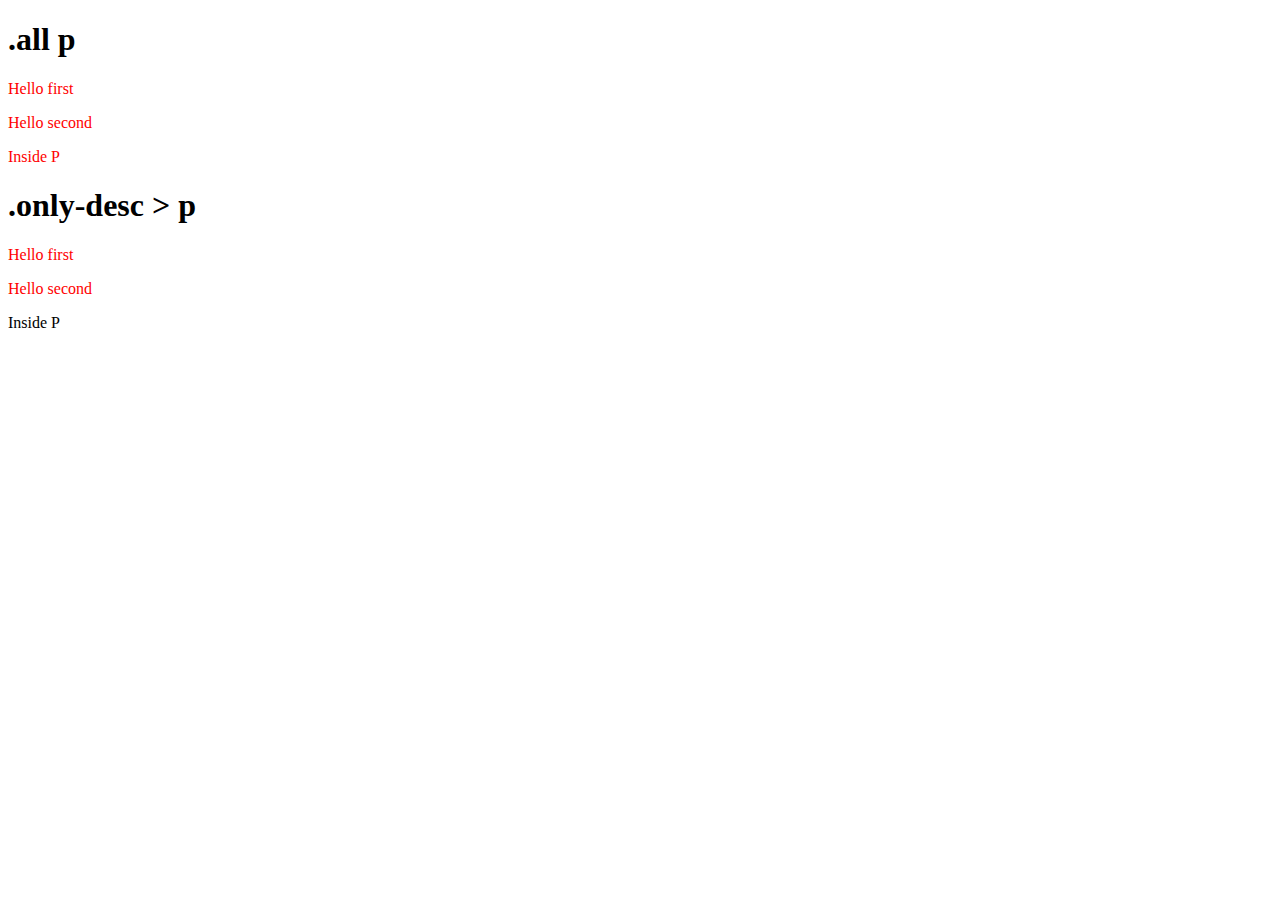
<file: index.html>
<!doctype html>
<html lang="en">
<head>
    <meta charset="utf-8">
    <title>Getting started with CSS</title>
    <style>
        .all p {
            color: red;
        }
        .only-desc > p {
            color: red;
        }
    </style>
</head>

<body>
    <h1>.all p</h1>
    <div class="all">
        <p>Hello first</p>
        <p>Hello second</p>
        <div class="inside-all">
            <p>Inside P</p>
        </div>
    </div>

    <h1>.only-desc > p</h1>
    <div class="only-desc">
        <p>Hello first</p>
        <p>Hello second</p>
        <div class="inside-all">
            <p>Inside P</p>
        </div>
    </div>

</body>

</html>
</file>
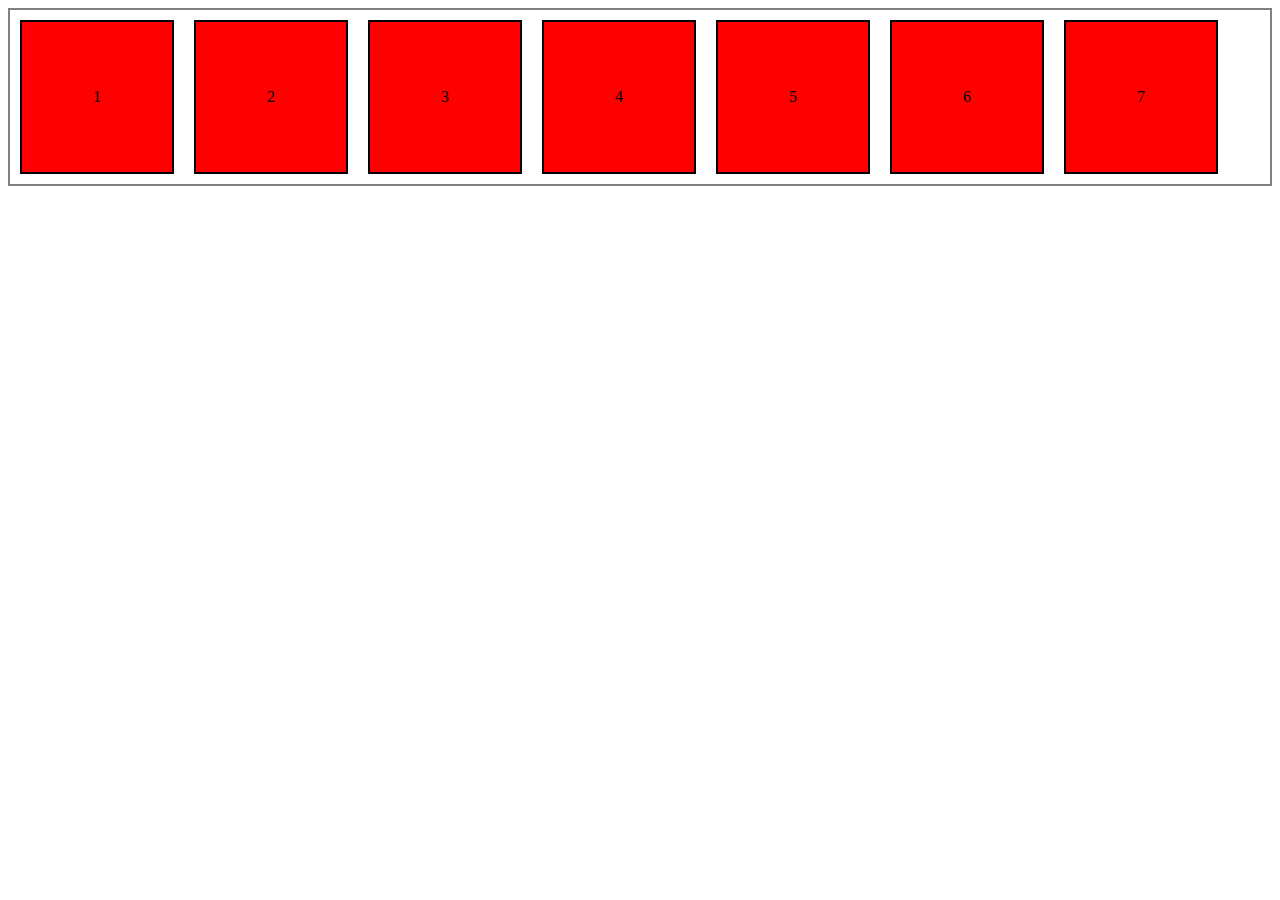
<file: flexbox/index.html>
<html>
    <head>
        <title>CSS Flexbox</title>
        <link rel="stylesheet" href="./style.css">
    </head>
    <body>
        <div class="container">
            <div class="item">1</div>
            <div class="item">2</div>
            <div class="item">3</div>
            <div class="item">4</div>
            <div class="item">5</div>
            <div class="item">6</div>
            <div class="item">7</div>
        </div>
    </body>
</html>
</file>
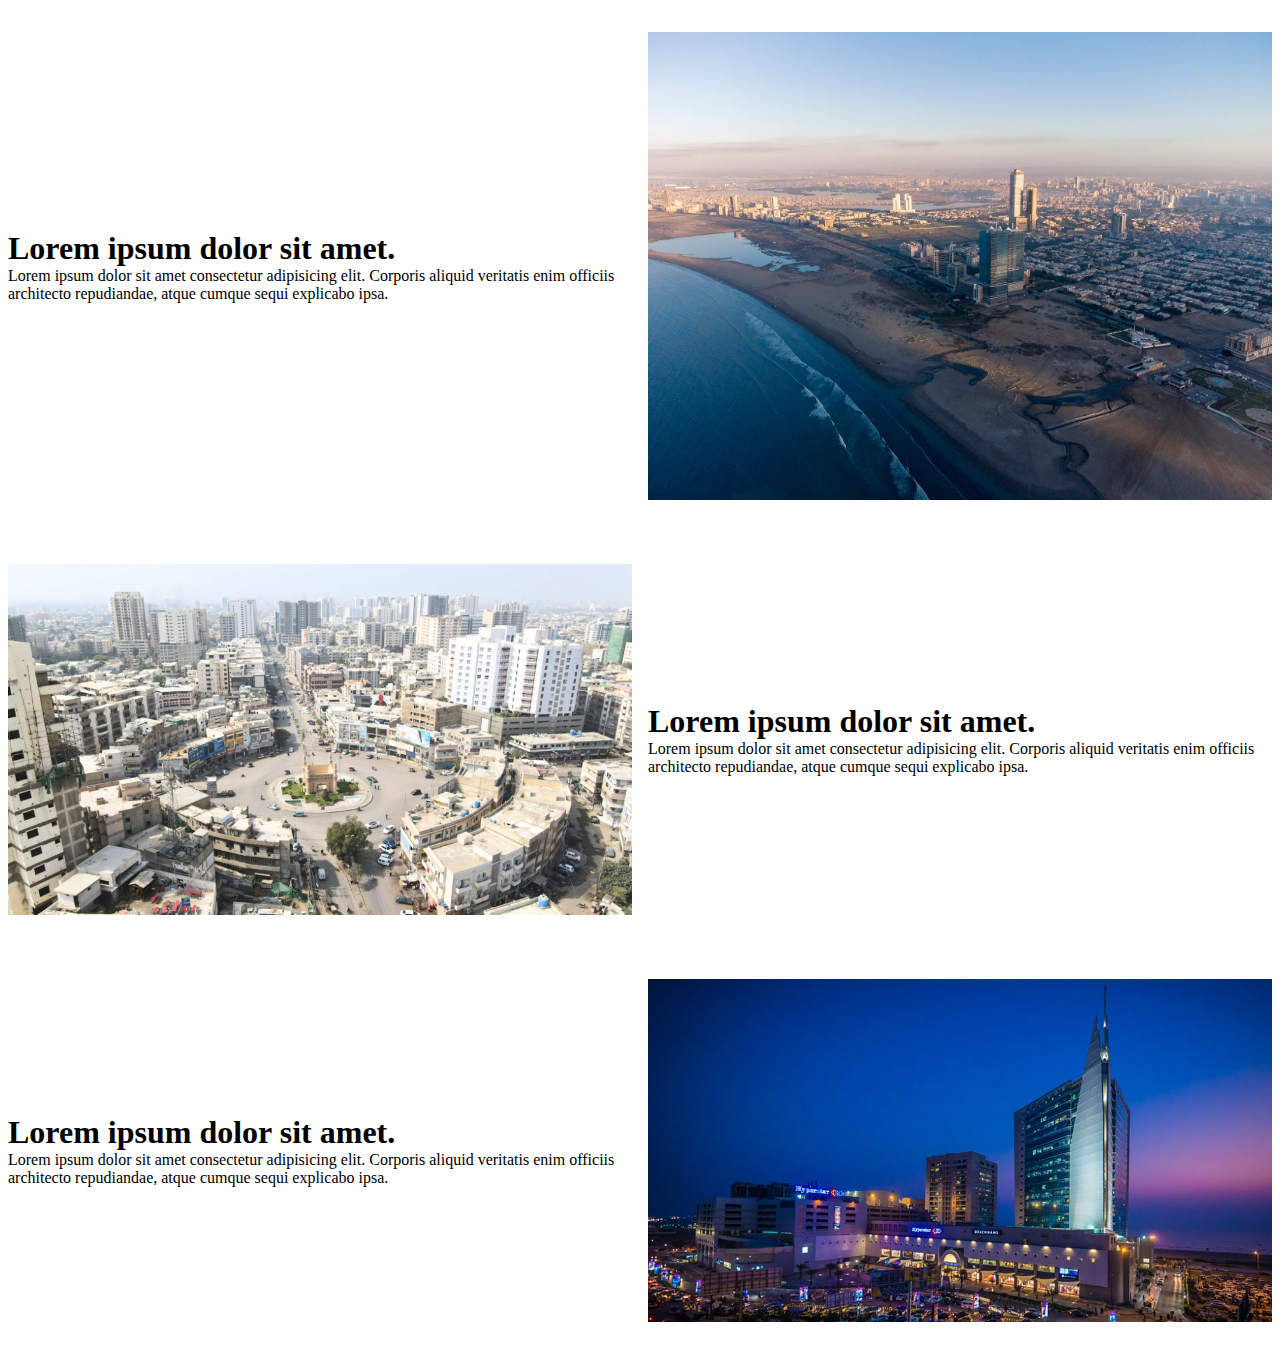
<file: logical-properties/index.html>
<!DOCTYPE html>
<html lang="en">
  <head>
    <meta charset="UTF-8" />
    <meta http-equiv="X-UA-Compatible" content="IE=edge" />
    <meta name="viewport" content="width=device-width, initial-scale=1.0" />
    <title>Logical Properties</title>
    <link rel="stylesheet" href="style.css" />
  </head>
  <body>
    <section>
      <div class="container">
        <div class="even-columns">
          <div>
            <h2>Lorem ipsum dolor sit amet.</h2>
            <p>
              Lorem ipsum dolor sit amet consectetur adipisicing elit. Corporis
              aliquid veritatis enim officiis architecto repudiandae, atque
              cumque sequi explicabo ipsa.
            </p>
          </div>
          <div>
            <img src="images/img1.webp" alt="Aerial view of sea view" />
          </div>
        </div>
      </div>
    </section>

    <section>
      <div class="container">
        <div class="even-columns">
          <div>
            <img src="images/img2.jpg" alt="Aerial view of empress market" />
          </div>
          <div class="grid-appear-first">
            <h2>Lorem ipsum dolor sit amet.</h2>
            <p>
              Lorem ipsum dolor sit amet consectetur adipisicing elit. Corporis
              aliquid veritatis enim officiis architecto repudiandae, atque
              cumque sequi explicabo ipsa.
            </p>
          </div>
        </div>
      </div>
    </section>

    <section>
      <div class="container">
        <div class="even-columns">
          <div>
            <h2>Lorem ipsum dolor sit amet.</h2>
            <p>
              Lorem ipsum dolor sit amet consectetur adipisicing elit. Corporis
              aliquid veritatis enim officiis architecto repudiandae, atque
              cumque sequi explicabo ipsa.
            </p>
          </div>
          <div>
            <img src="images/img3.jpg" alt="Clifton" />
          </div>
        </div>
      </div>
    </section>
  </body>
</html>
</file>
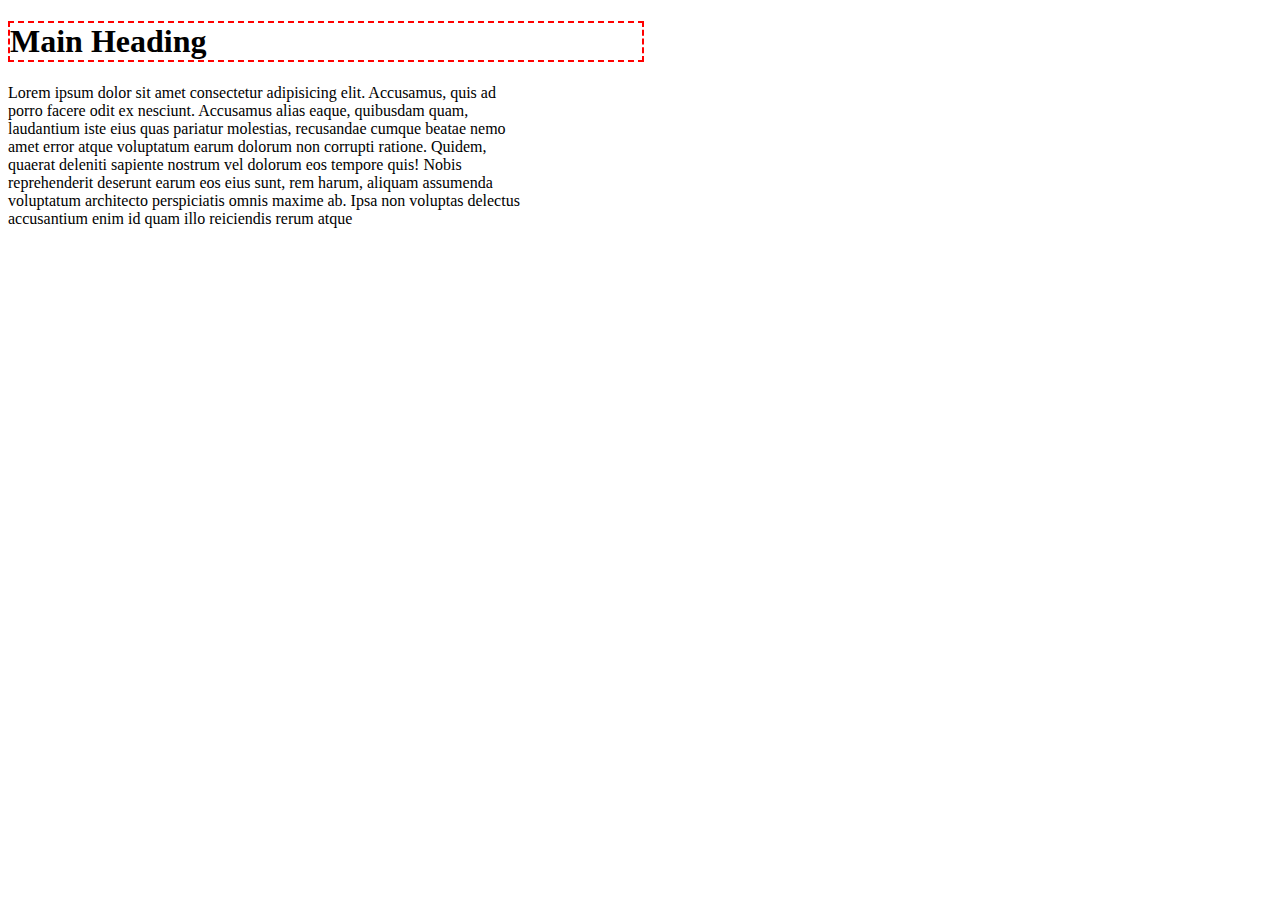
<file: units/index.html>
<!DOCTYPE html>
<html lang="en">
<head>
    <meta charset="UTF-8">
    <meta http-equiv="X-UA-Compatible" content="IE=edge">
    <meta name="viewport" content="width=device-width, initial-scale=1.0">
    <title>Units Practive</title>
    <style>
        /* 
        rem: is relative to root html element
        em: is relative to parent element
        example: Suppose, main has font-size of 2rem (32px),
        if we set font-size of p tag to 2em, then it wil be 64px
        main {
            font-size: 1rem;
        }
        p {
            font-size: 2em;
        } */

        /* main {
            width: 50%;
        } */

        h1 {
            border: 2px dashed red;
            width: 50%;
            /* font-size: 3rem;
            padding: 1em;
            margin: 1em;
        } */
        }

        p {
            width: 65ch;
        }


    </style>
</head>
<body>
    <main>
        <h1> Main Heading </h1>
        <p>Lorem ipsum dolor sit amet consectetur adipisicing elit. Accusamus, quis ad porro facere odit ex nesciunt. Accusamus alias eaque, quibusdam quam, laudantium iste eius quas pariatur molestias, recusandae cumque beatae nemo amet error atque voluptatum earum dolorum non corrupti ratione. Quidem, quaerat deleniti sapiente nostrum vel dolorum eos tempore quis! Nobis reprehenderit deserunt earum eos eius sunt, rem harum, aliquam assumenda voluptatum architecto perspiciatis omnis maxime ab. Ipsa non voluptas delectus accusantium enim id quam illo reiciendis rerum atque </p>
    </main>
</body>
</html>
</file>
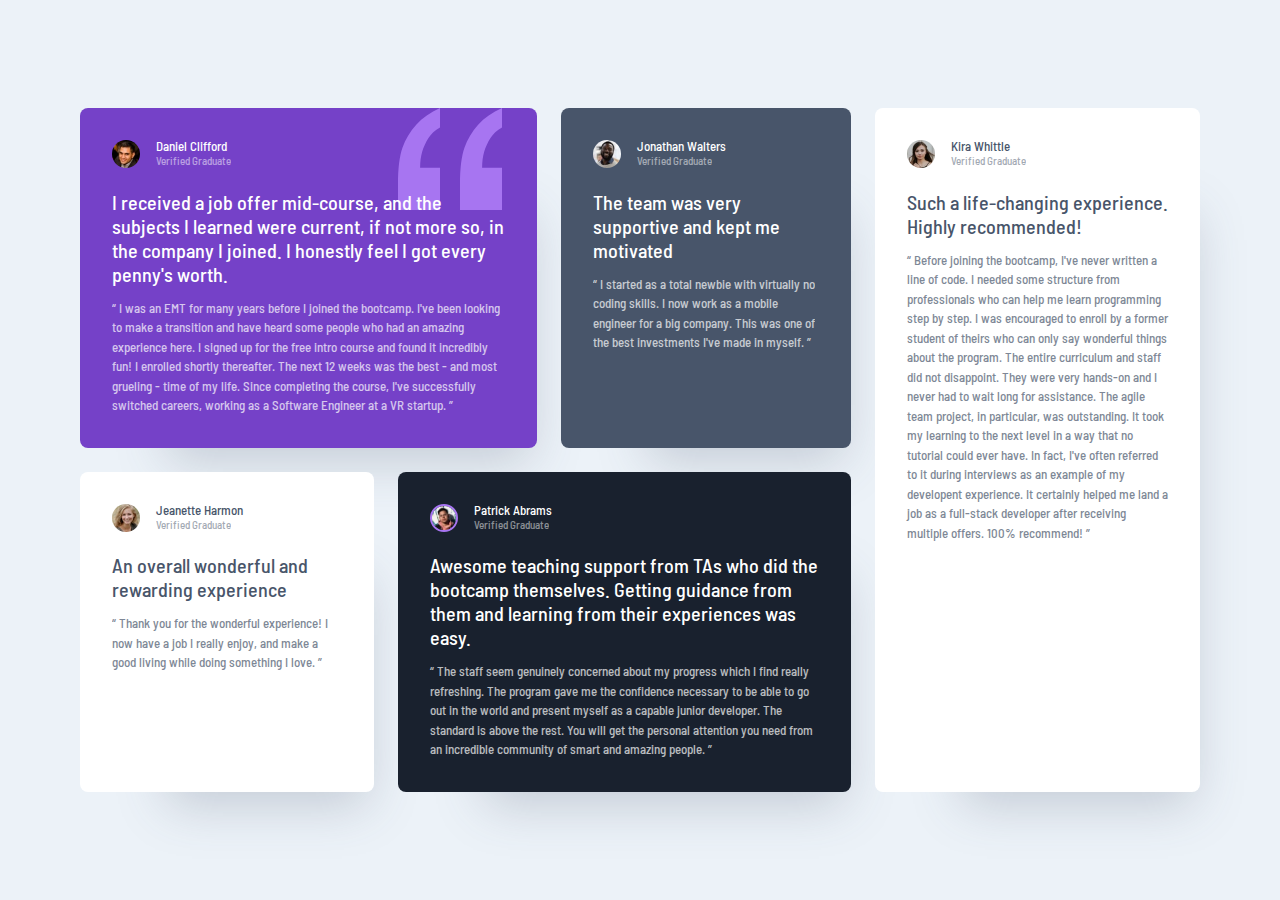
<file: grid/layout-00/index.html>
<!DOCTYPE html>
<html lang="en">

<head>
  <meta charset="UTF-8">
  <meta http-equiv="X-UA-Compatible" content="IE=edge">
  <meta name="viewport" content="width=device-width, initial-scale=1.0">
  <!-- Google font -->
  <link rel="preconnect" href="https://fonts.googleapis.com">
  <link rel="preconnect" href="https://fonts.gstatic.com" crossorigin>
  <link href="https://fonts.googleapis.com/css2?family=Barlow+Semi+Condensed:wght@500;600&display=swap"
    rel="stylesheet">
  <!-- my css -->
  <link rel="stylesheet" href="style-start.css">
  <title>FEM grid</title>
</head>

<body>
  <main class="testimonial-grid">
    <article class="testimonial grid-col-span-2 flow bg-primary-400 quote text-neutral-100">
      <div class="flex">
        <div>
          <img  src="./images/image-daniel.jpg" alt="daniel clifford">
        </div>
        <div>
          <h2 class="name">Daniel Clifford</h2>
          <p class="position">Verified Graduate</p>
        </div>
      </div>
      <p>
        I received a job offer mid-course, and the subjects I learned were current, if not more so,
        in the company I joined. I honestly feel I got every penny's worth.
      </p>
      <p>
        “ I was an EMT for many years before I joined the bootcamp. I've been looking to make a
        transition and have heard some people who had an amazing experience here. I signed up
        for the free intro course and found it incredibly fun! I enrolled shortly thereafter.
        The next 12 weeks was the best - and most grueling - time of my life. Since completing
        the course, I've successfully switched careers, working as a Software Engineer at a VR startup. ”
      </p>
    </article>
    <article class="testimonial flow bg-secondary-400 text-neutral-100">
      <div class="flex">
        <div>
          <img src="./images/image-jonathan.jpg" alt="Jonathan Walters">
        </div>
        <div>
          <h2 class="name">Jonathan Walters</h2>
          <p class="position">Verified Graduate</p>
        </div>
      </div>
      <p>
        The team was very supportive and kept me motivated
      </p>
      <p>
        “ I started as a total newbie with virtually no coding skills. I now work as a mobile engineer
        for a big company. This was one of the best investments I've made in myself. ”
      </p>
    </article>
    <article class="testimonial flow bg-neutral-100 text-secondary-400">
      <div class="flex">
        <div>
          <img src="./images/image-jeanette.jpg" alt="Jeanette Harmon">
        </div>
        <div>
          <h2 class="name">Jeanette Harmon</h2>
          <p class="position">Verified Graduate</p>
        </div>
      </div>
      <p>
        An overall wonderful and rewarding experience</p>
      <p>
        “ Thank you for the wonderful experience! I now have a job I really enjoy, and make a good living
        while doing something I love. ”
      </p>
    </article>
    <article class="testimonial grid-col-span-2 flow bg-secondary-500 text-neutral-100">
      <div class="flex">
        <div>
          <img class="border-primary-400" src="./images/image-patrick.jpg" alt="Patrick Abrams">
        </div>
        <div>
          <h2 class="name">Patrick Abrams</h2>
          <p class="position">Verified Graduate</p>
        </div>
      </div>
      <p>
        Awesome teaching support from TAs who did the bootcamp themselves. Getting guidance from them and
        learning from their experiences was easy.
      </p>
      <p>
        “ The staff seem genuinely concerned about my progress which I find really refreshing. The program
        gave me the confidence necessary to be able to go out in the world and present myself as a capable
        junior developer. The standard is above the rest. You will get the personal attention you need from
        an incredible community of smart and amazing people. ”
      </p>
    </article>
    <article class="testimonial flow bg-neutral-100 text-secondary-400">
      <div class="flex">
        <div>
          <img src="./images/image-kira.jpg" alt="Kira Whittle">
        </div>
        <div>
          <h2 class="name">Kira Whittle</h2>
          <p class="position">Verified Graduate</p>
        </div>
      </div>
      <p>
        Such a life-changing experience. Highly recommended!
      </p>
      <p>
        “ Before joining the bootcamp, I've never written a line of code. I needed some structure from
        professionals who can help me learn programming step by step. I was encouraged to enroll by a former
        student of theirs who can only say wonderful things about the program. The entire curriculum and staff
        did not disappoint. They were very hands-on and I never had to wait long for assistance. The agile team
        project, in particular, was outstanding. It took my learning to the next level in a way that no tutorial
        could ever have. In fact, I've often referred to it during interviews as an example of my developent
        experience. It certainly helped me land a job as a full-stack developer after receiving multiple offers.
        100% recommend! ”
      </p>
    </article>
  </main>
</body>

</html>
</file>
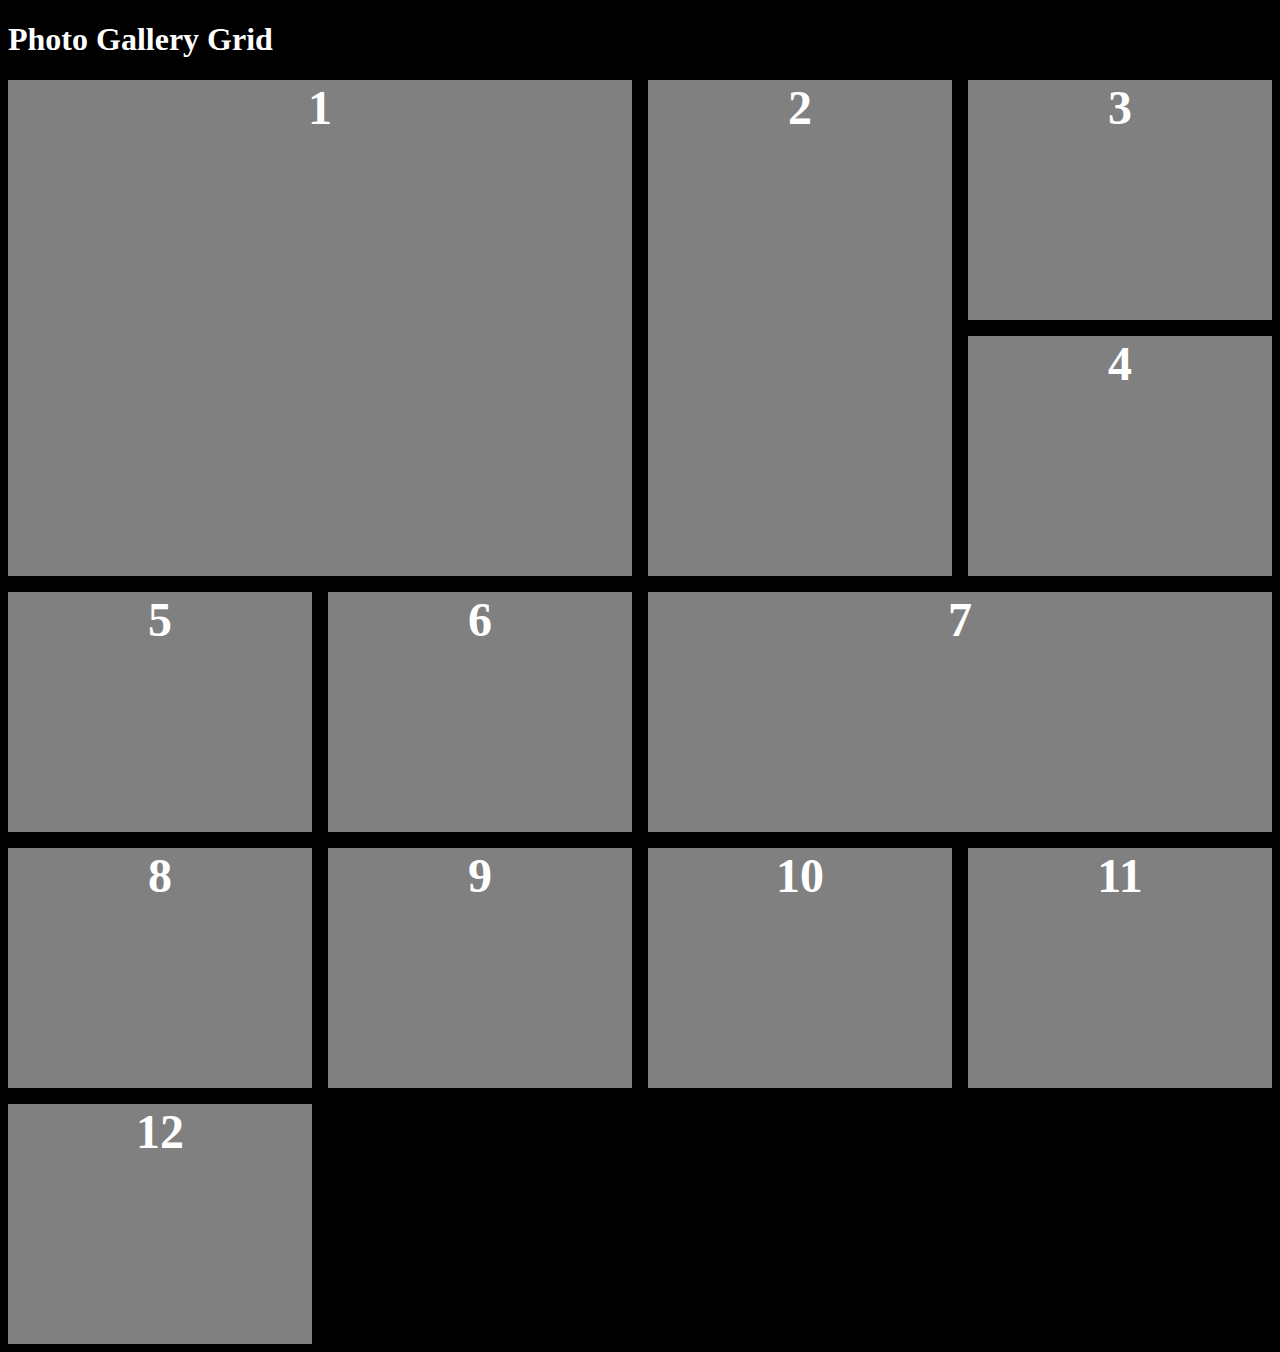
<file: grid/layout-01/index.html>
<!DOCTYPE html>
<html lang="en">
<head>
    <meta charset="UTF-8">
    <meta http-equiv="X-UA-Compatible" content="IE=edge">
    <meta name="viewport" content="width=device-width, initial-scale=1.0">
    <title>CSS Grid</title>
    <link rel="stylesheet" href="./style.css">
</head>
<body>
    <!--
        We wont have to define number of columns
        The Grid will compute on it's own
    -->
    <h1>Photo Gallery Grid</h1>
    <div class="grid-container">
        <div class="grid-element grid-tall grid-wide">1</div>
        <div class="grid-element grid-tall">2</div>
        <div class="grid-element">3</div>
        <div class="grid-element">4</div>
        <div class="grid-element">5</div>
        <div class="grid-element">6</div>
        <div class="grid-element grid-wide">7</div>
        <div class="grid-element">8</div>
        <div class="grid-element">9</div>
        <div class="grid-element">10</div>
        <div class="grid-element">11</div>
        <div class="grid-element">12</div>
    </div>
</body>
</html>
</file>
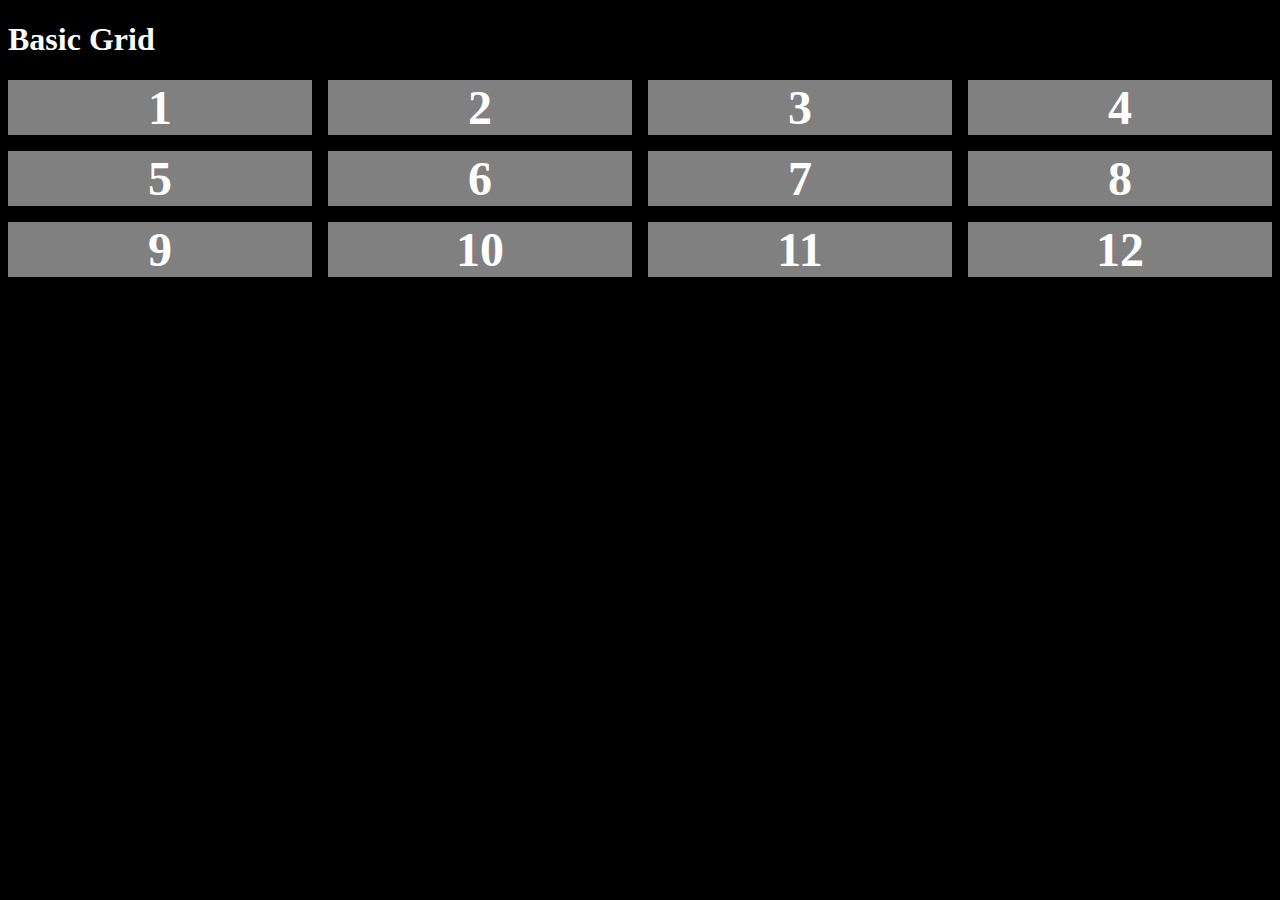
<file: grid/layout-02/index.html>
<!DOCTYPE html>
<html lang="en">
<head>
    <meta charset="UTF-8">
    <meta http-equiv="X-UA-Compatible" content="IE=edge">
    <meta name="viewport" content="width=device-width, initial-scale=1.0">
    <title>CSS Grid</title>
    <link rel="stylesheet" href="./style.css">
</head>
<body>
    <!--
        We wont have to define number of columns
        The Grid will compute on it's own
    -->
    <h1>Basic Grid</h1>
    <div class="grid-container">
        <div class="grid-element">1</div>
        <div class="grid-element">2</div>
        <div class="grid-element">3</div>
        <div class="grid-element">4</div>
        <div class="grid-element">5</div>
        <div class="grid-element">6</div>
        <div class="grid-element">7</div>
        <div class="grid-element">8</div>
        <div class="grid-element">9</div>
        <div class="grid-element">10</div>
        <div class="grid-element">11</div>
        <div class="grid-element">12</div>
    </div>
</body>
</html>
</file>
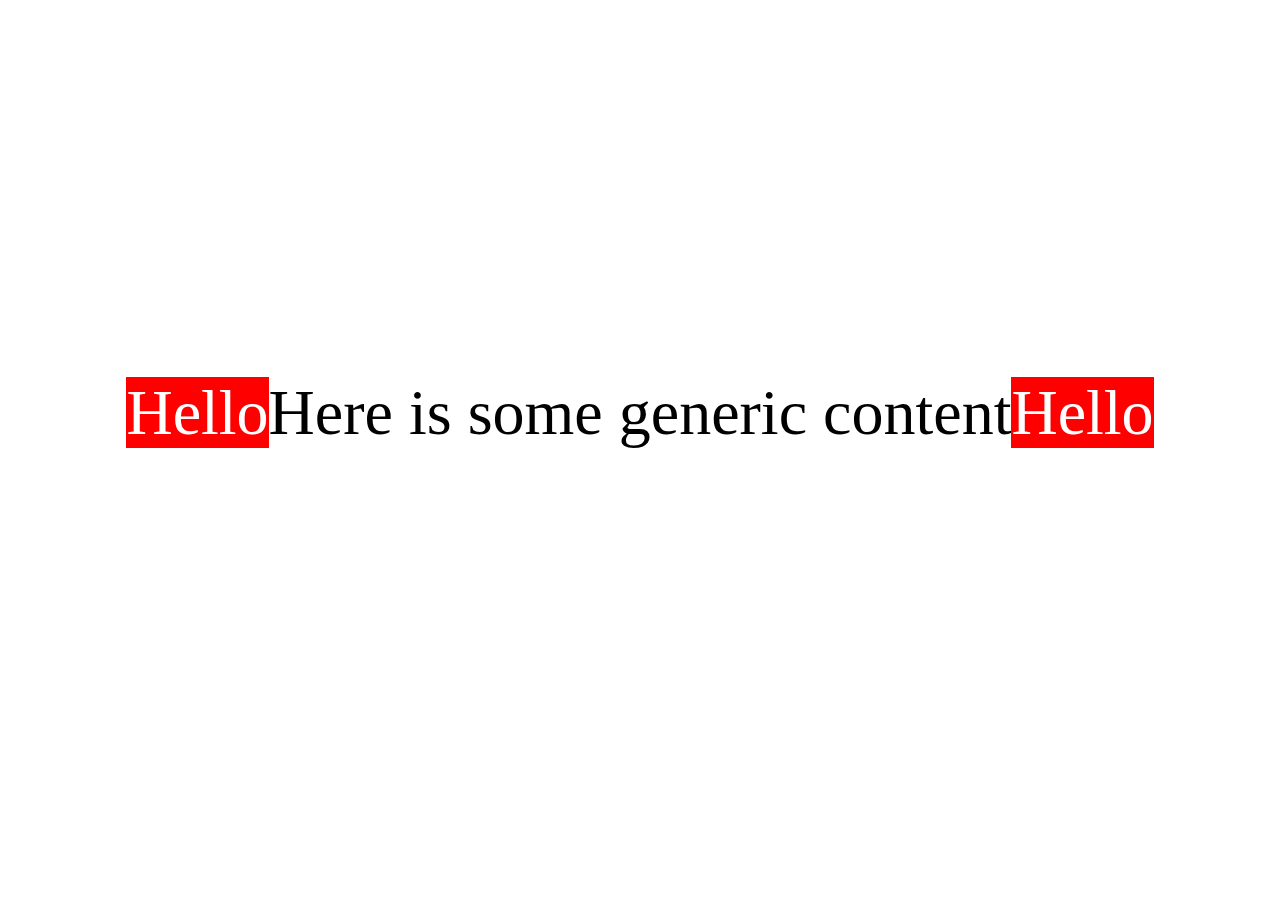
<file: units/pseudo-elements/before-after.html>
<!DOCTYPE html>
<html lang="en">
<head>
    <meta charset="UTF-8">
    <meta http-equiv="X-UA-Compatible" content="IE=edge">
    <meta name="viewport" content="width=device-width, initial-scale=1.0">
    <title>::Before & ::After</title>
    <style>
        body {
            display: flex;
            align-items: center;
            justify-content: center;
            font-size: 4rem;
            height: 90vh;
        }

        p::before {
            content: 'Hello';
            height: 10px;
            width: 10px;
            background-color: red;



            color: white;
        }

        p::after {
            content: 'Hello';
            height: 10px;
            width: 10px;
            background-color: red;
            color: white;
        }

        p::after:hover {
            color: green;
        }
    </style>
</head>
<body>
    <p>Here is some generic content</p>
</body>
</html>
</file>
<file: flexbox/style.css>
.container {
    border: solid 2px grey;
    /* height: 35vh; */
    display: flex;
    flex-direction: row;
    justify-content: flex-start;
    flex-wrap: wrap;
}

.item {
    display: flex;
    background-color: red;
    border: solid 2px black;
    margin: 10px;
    height: 150px;
    width: 150px;
    align-items: center;
    justify-content: center;
}
</file>
<file: logical-properties/style.css>
* {
  margin: 0;
  padding: 0;
}

img {
  display: block;
  width: 100%;
}

h2 {
  font-size: 2em;
}

.even-columns {
  display: grid;
  gap: 1em;
}

.grid-appear-first {
  grid-row-start: 1;
}

.container {
  width: min(1400px, 100% - 1em);
  margin-inline: auto;
}

section {
  padding-block: 2em;
}

@media (min-width: 50em) {
  .even-columns {
    grid-auto-flow: column;
    grid-auto-columns: 1fr;
    align-items: center;
  }
}
</file>
<file: grid/layout-00/style-start.css>
:root {
  --clr-primary-400: 263 55% 52%;
  --clr-secondary-400: 217 19% 35%;
  --clr-secondary-500: 219 29% 14%;
  --clr-neutral-100: 0 0% 100%;
  --clr-neutral-200: 210 46% 95%;
  --clr-neutral-300: 0 0% 81%;

  --ff-primary: "Barlow Semi Condensed", sans-serif;

  --fw-400: 500;
  --fw-700: 600;

  --fs-300: 0.6875rem;
  --fs-400: 0.8125rem;
  --fs-500: 1.25rem;
}

/* Box sizing rules */
*,
*::before,
*::after {
  box-sizing: border-box;
}

/* Remove default margin */
body,
h1,
h2,
h3,
h4,
p,
figure,
blockquote,
dl,
dd {
  margin: 0;
}

/* Remove list styles on ul, ol elements with a list role, which suggests default styling will be removed */
ul[role="list"],
ol[role="list"] {
  list-style: none;
}

/* Set core root defaults */
html:focus-within {
  scroll-behavior: smooth;
}

/* Set core body defaults */
body {
  min-height: 100vh;
  text-rendering: optimizeSpeed;
  line-height: 1.5;
}

/* A elements that don't have a class get default styles */
a:not([class]) {
  text-decoration-skip-ink: auto;
}

/* Make images easier to work with */
img,
picture {
  max-width: 100%;
  display: block;
}

/* Inherit fonts for inputs and buttons */
input,
button,
textarea,
select {
  font: inherit;
}

/* Remove all animations, transitions and smooth scroll for people that prefer not to see them */
@media (prefers-reduced-motion: reduce) {
  html:focus-within {
    scroll-behavior: auto;
  }

  *,
  *::before,
  *::after {
    animation-duration: 0.01ms !important;
    animation-iteration-count: 1 !important;
    transition-duration: 0.01ms !important;
    scroll-behavior: auto !important;
  }
}

body {
  display: grid;
  place-content: center;
  min-height: 100vh;

  font-family: var(--ff-primary);
  font-weight: var(--fw-400);

  background-color: hsl(var(--clr-neutral-200));
}

h1,
h2,
h3 {
  font-weight: var(--fw-700);
}

/* utilities */
.flex {
  display: flex;
  gap: var(--gap, 1rem);
}

.flow > *:where(:not(:first-child)) {
  margin-top: var(--flow-spacer, 1em);
}

.bg-primary-400 {
  background: hsl(var(--clr-primary-400));
}
.bg-secondary-400 {
  background: hsl(var(--clr-secondary-400));
}
.bg-secondary-500 {
  background: hsl(var(--clr-secondary-500));
}

.bg-neutral-100 {
  background: hsl(var(--clr-neutral-100));
}

.text-neutral-100 {
  color: hsl(var(--clr-neutral-100));
}
.text-secondary-400 {
  color: hsl(var(--clr-secondary-400));
}
.border-primary-400 {
  border: 2px solid #a775f1;
}

/* components */
.testimonial-grid {
  display: grid;
  gap: 1.5rem;
  /* grid-template-columns: 1fr 2fr 1fr; */
  /* grid-template-columns: repeat(4, 1fr); */

  /* Second approach */
  /* Following is for mobile layout */
  grid-template-areas: 
    'one'
    'two'
    'three'
    'four'
    'five';

  padding-block: 2rem;
  width: min(95%, 70rem);
  margin-inline: auto;
}

.testimonial {
  font-size: var(--fs-400);
  padding: 2rem;
  border-radius: 0.5rem;
  box-shadow: 2.5rem 3.75rem 3rem -3rem hsl(var(--clr-secondary-400) / 0.25);
}

/* Assign each element an area */
/* No string */

.testimonial:nth-child(1) {
  grid-area: one;
}

.testimonial:nth-child(2) {
  grid-area: two;
}

.testimonial:nth-child(3) {
  grid-area: three;
}

.testimonial:nth-child(4) {
  grid-area: four;
}

.testimonial:nth-child(5) {
  grid-area: five;
}

@media (min-width: 40em) {
  .testimonial-grid {
    grid-template-areas: 
      'one one'
      'two five'
      'three five'
      'four four';
  }
}

@media (min-width: 50em) {
  .testimonial-grid {
    grid-template-areas: 
      'one one two five'
      'three four four five';
  }
}

.testimonial.quote {
  background-image: url("./images/bg-pattern-quotation.svg");
  background-repeat: no-repeat;
  background-position: top right 10%;
}

.testimonial img {
  width: 1.75rem;
  aspect-ratio: 1;
  border-radius: 50%;
}

.testimonial .name {
  font-size: var(--fs-400);
  font-weight: var(--fw-400);
  line-height: 1;
}

.testimonial .position {
  font-size: var(--fs-300);
  opacity: 0.5;
}

.testimonial > p:first-of-type {
  font-size: var(--fs-500);
  line-height: 1.2;
}

.testimonial > p:last-of-type {
  opacity: 0.7;
}
</file>
<file: grid/layout-01/style.css>
body {
    background-color: black;
    color: white;
}

.grid-container {
    display: grid;
    gap: 1rem;

    /* grid-template-columns: repeat(12, 1fr); */

    /* grid-template-columns: repeat(12, minmax(240px, 1fr)); */

    /* Implicit grid */
    grid-template-columns: repeat(auto-fill, minmax(243px, 1fr));

    /* Set size of each row: For implicit grid*/
    grid-auto-rows: 240px;
}

.grid-element {
    display: flex;
    align-content: center;
    justify-content: center;
    font-size: 3rem;
    font-weight: 700;
    /* width: 100%; */
    background-color: grey;
}

@media screen and (min-width: 50rem) {
    .grid-tall {
        /* span 2 means start where ever and span two rows */
        /* if we dont wanna explicitly define start / end */
        grid-row: span 2 / auto;
    }
    
    .grid-wide {
        /* span 2 means start where ever and span two rows */
        /* if we dont wanna explicitly define start / end */
        grid-column: span 2 / auto;
    }
}

.grid-element:hover {
    transform: scale(1.1);
    transition: 0.2s ease;
}
</file>
<file: grid/layout-02/style.css>
body {
    background-color: black;
    color: white;
}

.grid-container {
    display: grid;
    gap: 1rem;

    /* grid-template-columns: repeat(12, 1fr); */

    /* grid-template-columns: repeat(12, minmax(240px, 1fr)); */

    /* Implicit grid */
    grid-template-columns: repeat(auto-fill, minmax(243px, 1fr));
}

.grid-element {
    display: flex;
    align-content: center;
    justify-content: center;
    font-size: 3rem;
    font-weight: 700;
    /* width: 100%; */
    background-color: grey;
}

.grid-element:hover {
    transform: scale(1.1);
    transition: 0.2s ease;
}
</file>
